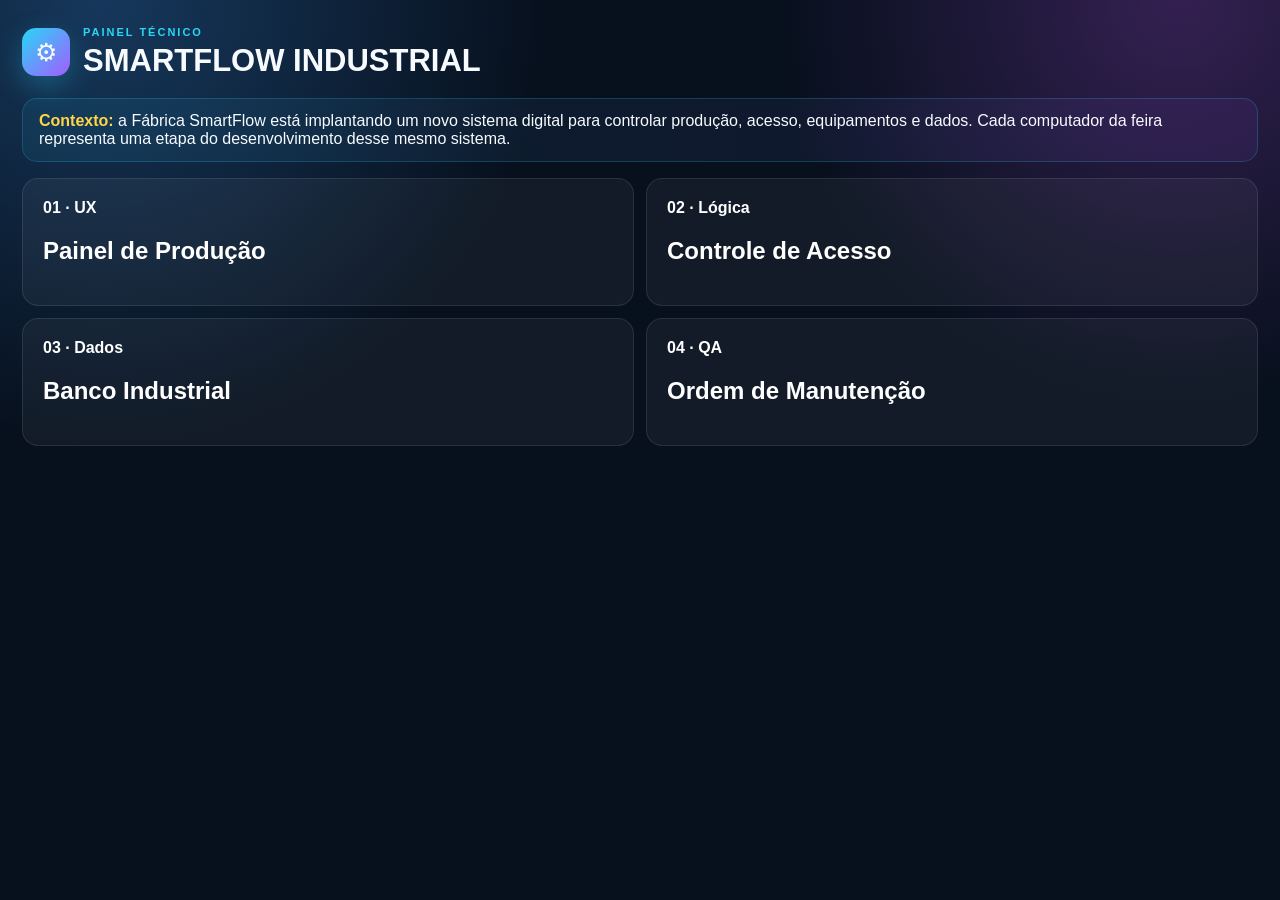
<file: templates/index.html>
<!doctype html><html lang="pt-br"><head><meta charset="utf-8"><meta name="viewport" content="width=device-width,initial-scale=1"><link rel="stylesheet" href="/static/style.css"><title>SmartFlow</title></head><body><main class="page"><div class="wrap"><div class="hero"><div class="brand"><div class="logo">⚙</div><div><span class="kicker">PAINEL TÉCNICO</span><h1>SMARTFLOW INDUSTRIAL</h1></div></div></div><div class="missionbox"><b>Contexto:</b> a Fábrica SmartFlow está implantando um novo sistema digital para controlar produção, acesso, equipamentos e dados. Cada computador da feira representa uma etapa do desenvolvimento desse mesmo sistema.</div><div class="admin"><a href="/ux"><b>01 · UX</b><h2>Painel de Produção</h2></a><a href="/logica"><b>02 · Lógica</b><h2>Controle de Acesso</h2></a><a href="/dados"><b>03 · Dados</b><h2>Banco Industrial</h2></a><a href="/testes"><b>04 · QA</b><h2>Ordem de Manutenção</h2></a></div></div></main></body></html>
</file>
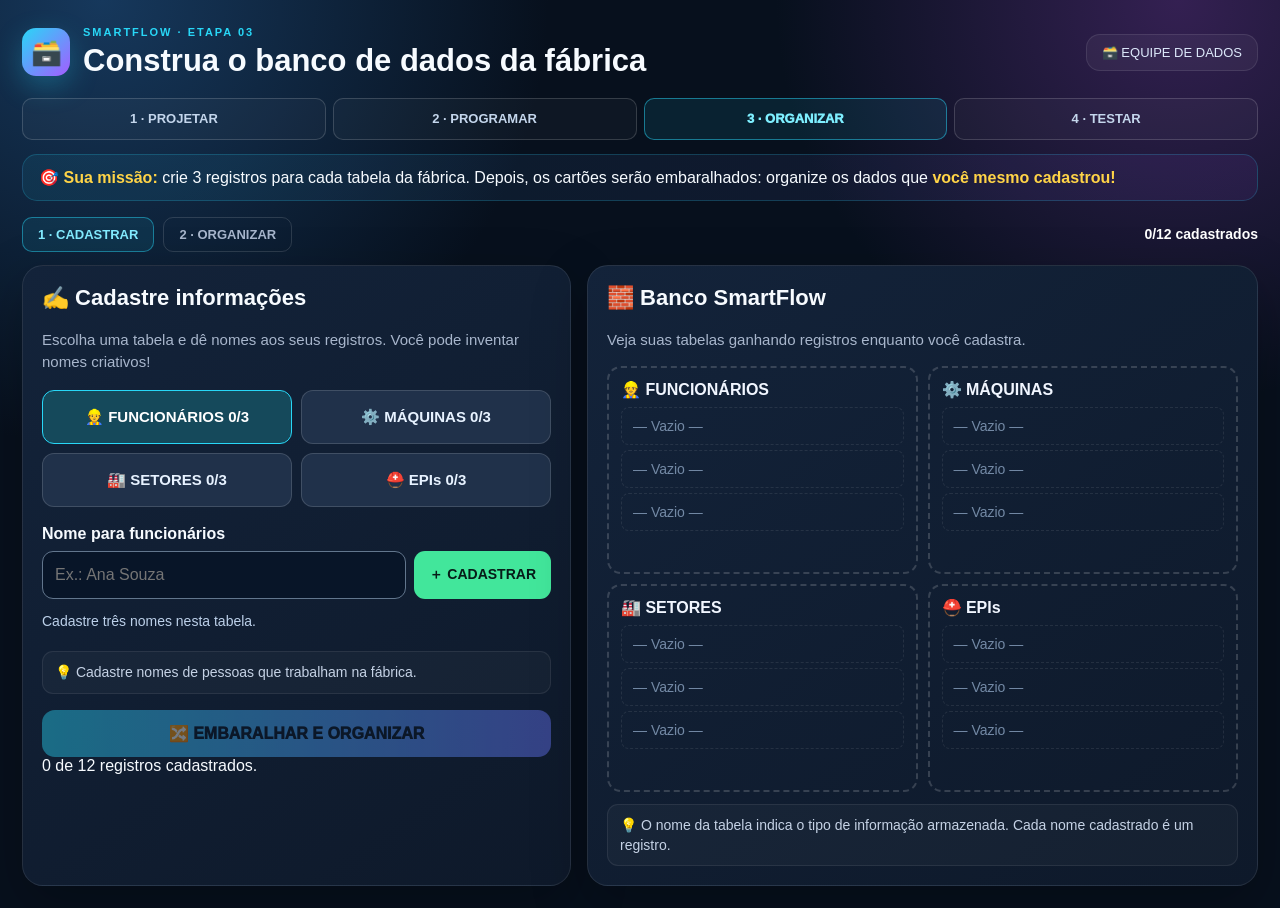
<file: templates/dados.html>
<!doctype html>
<html lang="pt-br">

<head>
    <meta charset="utf-8">
    <meta name="viewport" content="width=device-width,initial-scale=1">
    <link rel="stylesheet" href="/static/style.css">
    <title>SmartFlow · Banco de Dados</title>
</head>

<body>
    <main class="page">
        <div class="wrap">
            <div class="hero">
                <div class="brand">
                    <div class="logo">🗃️</div>
                    <div><span class="kicker">SMARTFLOW · ETAPA 03</span>
                        <h1>Construa o banco de dados da fábrica</h1>
                    </div>
                </div>
                <div class="factory-context">🗃️ EQUIPE DE DADOS</div>
            </div>
            <nav class="storybar" aria-label="Navegar entre as estações"><a href="/ux" class="story-step">1 · PROJETAR</a><a href="/logica" class="story-step">2 · PROGRAMAR</a><a href="/dados" class="story-step current" aria-current="page">3 · ORGANIZAR</a><a href="/testes" class="story-step">4 · TESTAR</a></nav>
            <div class="missionbox">🎯 <b>Sua missão:</b> crie 3 registros para cada tabela da fábrica. Depois, os cartões serão embaralhados: organize os dados que <b>você mesmo cadastrou!</b></div>
            <div class="data3-progress" aria-label="Etapas da missão"><span id="stepOne" class="on">1 · CADASTRAR</span><span id="stepTwo">2 · ORGANIZAR</span><strong id="counter">0/12 registros</strong></div>
            <div class="data3-layout">
                <section class="panel" id="leftPanel">
                    <h2 id="leftTitle">✍️ Cadastre informações</h2>
                    <p class="muted" id="leftDescription">Escolha uma tabela e dê nomes aos seus registros. Você pode inventar nomes criativos!</p>
                    <div id="registerStage">
                        <div class="data3-tabs" id="tabs"></div><label class="data3-label" for="recordName" id="fieldLabel">Nome da informação</label>
                        <div class="data3-entry"><input id="recordName" type="text" maxlength="42" autocomplete="off" placeholder="Ex.: Robô Gigante 3000"><button type="button" id="addRecord" class="data3-button">＋ CADASTRAR</button></div>
                        <p class="data3-note" id="inputMessage" role="status">Cadastre três nomes nesta tabela.</p>
                        <div class="tipbox" id="registerHint">💡 Uma tabela agrupa dados do mesmo tipo. Pense no que essa informação representa na fábrica.</div><button type="button" id="startSorting" class="bigbtn" disabled>🔀 EMBARALHAR E ORGANIZAR</button></div>
                    <div id="sortStage" hidden>
                        <div class="cards data3-cards" id="cards"></div>
                        <div class="tipbox" id="sortHint">💡 Primeiro toque em um cartão neutro; depois toque na tabela correta. O sistema verifica onde você o cadastrou originalmente.</div><button type="button" id="validateData" class="bigbtn">⚡ VALIDAR BANCO</button><button type="button"
                            id="backToRegister" class="clear data3-secondary">↩ VOLTAR AO CADASTRO</button></div>
                    <div class="status" id="out" role="status" aria-live="polite">0 de 12 registros cadastrados.</div>
                </section>
                <section class="panel">
                    <h2>🧱 Banco SmartFlow</h2>
                    <p class="muted" id="rightDescription">Veja suas tabelas ganhando registros enquanto você cadastra.</p>
                    <div class="tables data3-tables" id="tables"></div>
                    <div class="tipbox" id="tableHint">💡 O nome da tabela indica o tipo de informação armazenada. Cada nome cadastrado é um registro.</div>
                </section>
            </div>
        </div>
    </main>
    <div class="finish-overlay" id="finishData">
        <div class="finish-card">
            <div class="finish-icon">🏆</div><span class="kicker">MISSÃO CONCLUÍDA</span>
            <h2>Excelente trabalho!</h2>
            <div class="finish-role">VOCÊ FOI MODELADOR DE DADOS</div>
            <p>Você cadastrou 12 informações e organizou tudo nas tabelas do banco da fábrica.</p>
            <div class="finish-concept">Você trabalhou com BANCO DE DADOS.</div><button class="finish-close" id="reviewMission">REVER MINHA MISSÃO</button></div>
    </div>
    <script>
        (() => {
            const definitions = [{
                id: 'funcionarios',
                label: 'FUNCIONÁRIOS',
                icon: '👷',
                example: 'Ex.: Ana Souza',
                hint: 'Cadastre nomes de pessoas que trabalham na fábrica.'
            }, {
                id: 'maquinas',
                label: 'MÁQUINAS',
                icon: '⚙️',
                example: 'Ex.: Robô Gigante 3000',
                hint: 'Cadastre nomes de máquinas que a fábrica utiliza.'
            }, {
                id: 'setores',
                label: 'SETORES',
                icon: '🏭',
                example: 'Ex.: Produção',
                hint: 'Cadastre nomes de espaços ou áreas de trabalho.'
            }, {
                id: 'epis',
                label: 'EPIs',
                icon: '⛑️',
                example: 'Ex.: Capacete',
                hint: 'Cadastre equipamentos de proteção individual.'
            }];
            const byId = id => document.getElementById(id);
            const records = [];
            const answers = new Map();
            let current = 'funcionarios';
            let selected = null;
            let sorting = false;
            let nextId = 0;
            const count = (id) => records.filter(r => r.table === id).length;
            const total = () => records.length;

            function node(tag, cls, value) {
                const el = document.createElement(tag);
                if (cls) el.className = cls;
                if (value !== undefined) el.textContent = value;
                return el;
            }

            function renderTabs() {
                const holder = byId('tabs');
                holder.replaceChildren();
                for (const d of definitions) {
                    const btn = node('button', 'data3-tab' + (current === d.id ? ' active' : ''), `${d.icon} ${d.label}  ${count(d.id)}/3`);
                    btn.type = 'button';
                    btn.setAttribute('aria-pressed', String(current === d.id));
                    btn.addEventListener('click', () => {
                        current = d.id;
                        byId('inputMessage').textContent = d.hint;
                        update();
                        byId('recordName').focus();
                    });
                    holder.append(btn);
                }
            }

            function renderTables() {
                const holder = byId('tables');
                holder.replaceChildren();
                for (const d of definitions) {
                    const box = node('div', 'tablebox data3-table');
                    box.dataset.table = d.id;
                    const title = node('h3', '', `${d.icon} ${d.label}`);
                    const rows = node('div', 'rows');
                    const own = sorting ? records.filter(r => answers.get(r.id) === d.id) : records.filter(r => r.table === d.id);
                    for (const r of own) {
                        rows.append(node('div', 'row', r.name));
                    }
                    for (let x = own.length; x < 3; x++) {
                        rows.append(node('div', 'data3-placeholder', '— Vazio —'));
                    }
                    box.append(title, rows);
                    if (sorting) {
                        box.setAttribute('role', 'button');
                        box.tabIndex = 0;
                        box.setAttribute('aria-label', `Colocar cartão selecionado na tabela ${d.label}`);
                        box.onclick = () => place(d.id);
                        box.onkeydown = e => {
                            if (e.key === 'Enter' || e.key === ' ') {
                                e.preventDefault();
                                place(d.id);
                            }
                        };
                    }
                    holder.append(box);
                }
            }

            function shuffle(items) {
                const a = items.slice();
                for (let i = a.length - 1; i > 0; i--) {
                    const j = Math.floor(Math.random() * (i + 1));
                    [a[i], a[j]] = [a[j], a[i]];
                }
                return a;
            }
            let randomOrder = [];

            function renderCards() {
                const holder = byId('cards');
                holder.replaceChildren();
                for (const r of randomOrder) {
                    const card = node('button', 'data-card data3-neutral' + (selected === r.id ? ' selected' : '') + (answers.has(r.id) ? ' assigned' : ''), r.name);
                    card.type = 'button';
                    card.setAttribute('aria-pressed', String(selected === r.id));
                    card.title = answers.has(r.id) ? 'Toque para mover este cartão' : 'Toque para selecionar';
                    card.onclick = () => {
                        selected = r.id;
                        renderCards();
                        byId('out').textContent = `${r.name} selecionado. Agora toque na tabela de destino.`;
                    };
                    holder.append(card);
                }
            }

            function place(table) {
                if (!sorting || selected === null) return;
                const existing = [...answers.values()].filter(v => v === table).length;
                if (existing >= 3 && answers.get(selected) !== table) {
                    byId('out').textContent = 'Essa tabela já tem 3 registros. Escolha outra ou mova um cartão.';
                    return;
                }
                answers.set(selected, table);
                selected = null;
                renderCards();
                renderTables();
                byId('counter').textContent = `${answers.size}/12 organizados`;
                byId('out').textContent = `${answers.size} de 12 registros organizados. Você pode selecionar um cartão para movê-lo.`;
            }

            function update() {
                const d = definitions.find(d => d.id === current);
                renderTabs();
                byId('fieldLabel').textContent = `Nome para ${d.label.toLowerCase()}`;
                byId('recordName').placeholder = d.example;
                byId('recordName').disabled = count(current) >= 3;
                byId('addRecord').disabled = count(current) >= 3;
                byId('registerHint').textContent = '💡 ' + d.hint;
                byId('startSorting').disabled = total() !== 12;
                byId('counter').textContent = `${total()}/12 cadastrados`;
                renderTables();
            }

            function add() {
                const value = byId('recordName').value.trim().replace(/\s+/g, ' ');
                if (!value) {
                    byId('inputMessage').textContent = 'Digite um nome para cadastrar.';
                    return;
                }
                if (count(current) >= 3) {
                    byId('inputMessage').textContent = 'Esta tabela já tem 3 registros. Escolha outra.';
                    return;
                }
                records.push({
                    id: 'r' + (++nextId),
                    name: value,
                    table: current
                });
                byId('recordName').value = '';
                byId('inputMessage').textContent = `✅ “${value}” cadastrado! ${count(current)}/3 nesta tabela.`;
                if (total() === 12) byId('out').textContent = '🎉 Cadastro completo! Toque em EMBARALHAR E ORGANIZAR.';
                else byId('out').textContent = `${total()} de 12 registros cadastrados.`;
                update();
            }
            byId('addRecord').onclick = add;
            byId('recordName').addEventListener('keydown', e => {
                if (e.key === 'Enter') {
                    e.preventDefault();
                    add();
                }
            });
            byId('startSorting').onclick = () => {
                if (total() !== 12) return;
                sorting = true;
                answers.clear();
                selected = null;
                randomOrder = shuffle(records);
                byId('registerStage').hidden = true;
                byId('sortStage').hidden = false;
                byId('leftTitle').textContent = '🔀 Organize seus registros';
                byId('leftDescription').textContent = 'Todos os cartões estão neutros: descubra a tabela usando o que você mesmo cadastrou.';
                byId('rightDescription').textContent = 'Toque em um cartão e depois na tabela em que ele deve ficar.';
                byId('stepOne').classList.remove('on');
                byId('stepTwo').classList.add('on');
                byId('counter').textContent = '0/12 organizados';
                byId('out').textContent = 'Selecione um dos cartões e depois toque na tabela correta.';
                renderCards();
                renderTables();
            };
            byId('backToRegister').onclick = () => {
                sorting = false;
                answers.clear();
                selected = null;
                byId('registerStage').hidden = false;
                byId('sortStage').hidden = true;
                byId('leftTitle').textContent = '✍️ Cadastre informações';
                byId('leftDescription').textContent = 'Escolha uma tabela e dê nomes aos seus registros. Você pode inventar nomes criativos!';
                byId('rightDescription').textContent = 'Veja suas tabelas ganhando registros enquanto você cadastra.';
                byId('stepOne').classList.add('on');
                byId('stepTwo').classList.remove('on');
                byId('out').textContent = `${total()} de 12 registros cadastrados.`;
                update();
            };
            byId('validateData').onclick = () => {
                if (answers.size < 12) {
                    byId('out').textContent = `Você organizou ${answers.size}/12 cartões. Preencha as posições vazias antes de validar.`;
                    return;
                }
                const errors = records.filter(r => answers.get(r.id) !== r.table);
                if (errors.length) {
                    byId('out').textContent = `🧩 ${12-errors.length}/12 corretos. Revise onde colocou os cartões; nenhuma cor revela a resposta.`;
                    return;
                }
                byId('out').textContent = '🎉 BANCO ORGANIZADO — 12/12 corretos!';
                byId('finishData').classList.add('show');
            };
            byId('reviewMission').onclick = () => byId('finishData').classList.remove('show');
            update();
        })();
    </script>
</body>

</html>
</file>
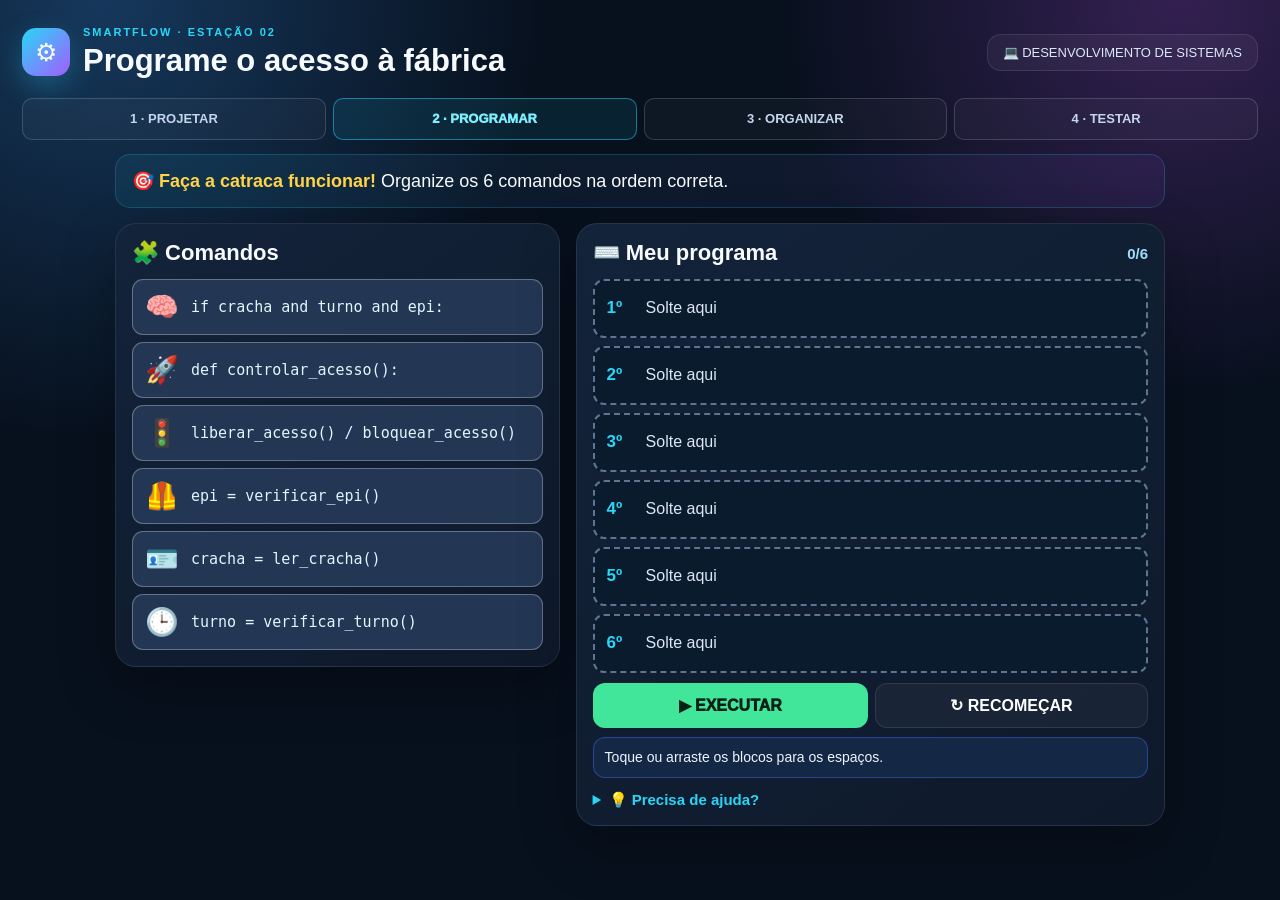
<file: templates/logica.html>
<!doctype html>
<html lang="pt-br"><head><meta charset="utf-8"><meta name="viewport" content="width=device-width, initial-scale=1"><link rel="stylesheet" href="/static/style.css"><title>SmartFlow · Estação 2 — Programação</title>
<style>
.logic-layout{display:grid;grid-template-columns:minmax(290px,.94fr) minmax(300px,1.04fr) minmax(285px,.85fr);gap:13px;align-items:start}
.logic-panel{padding:16px;min-width:0}.logic-panel h2{font-size:19px;margin:0 0 8px}.logic-small{font-size:12px;color:var(--muted);line-height:1.4}.logic-label{font-size:11px;font-weight:900;color:#c8e5fa;letter-spacing:.5px;margin:12px 0 7px}.logic-pool{display:flex;flex-direction:column;gap:7px}.logic-piece{display:flex;gap:9px;align-items:center;border:1px solid #ffffff4b;background:#233654;border-radius:11px;padding:9px;color:white;text-align:left;cursor:grab;min-height:58px;width:100%;touch-action:manipulation}.logic-piece:focus-visible,.logic-slot:focus-visible{outline:3px solid var(--cyan);outline-offset:2px}.logic-piece.selected{border-color:var(--yellow);background:#514625}.logic-piece.in-use{opacity:.45}.logic-piece .em{font-size:24px;flex:none}.logic-piece code{display:block;font-size:11px;color:#bfeeff;white-space:normal;overflow-wrap:anywhere;margin-top:4px}.logic-piece strong{font-size:12px}.logic-piece .mini{font-size:10px;color:#becde3}.logic-slot{display:flex;gap:8px;align-items:center;text-align:left;width:100%;min-height:63px;margin:0 0 7px;padding:8px 10px;border:2px dashed #60748f;border-radius:11px;background:#0b1b2e;color:#dbe6f6;cursor:pointer}.logic-slot.filled{border-style:solid;border-color:#3e9cb7;background:#132c3c}.logic-slot.dragover{background:#244463;border-color:var(--yellow)}.logic-slot .number{font-size:12px;font-weight:900;color:var(--cyan);flex:none;width:23px}.logic-slot .slot-body{flex:1;min-width:0}.logic-slot strong{font-size:12px}.logic-slot code{display:block;font-size:11px;white-space:pre-wrap;color:#bfeeff;overflow-wrap:anywhere}.logic-slot .remove{font-size:19px;flex:none;color:#ffbdbd}.logic-actions{display:flex;flex-wrap:wrap;gap:7px;margin-top:10px}.logic-actions button{margin:0;flex:1;font-size:12px}.logic-info{border:1px solid #4d72ff66;background:#142846;border-radius:12px;padding:11px;font-size:12px;line-height:1.45;color:#edf5ff;margin-top:10px}.logic-info.warn{border-color:#ffb04c;background:#40301b}.logic-info.good{border-color:#42e69b;background:#123e34}.logic-code{background:#071323;border:1px solid #3c5678;border-radius:12px;padding:10px;overflow:auto;max-height:340px}.logic-line{padding:5px 5px;border-radius:6px;font-family:Consolas,monospace;font-size:11px;white-space:pre;line-height:1.4;color:#d4e5fd}.logic-line.active{background:#245a46;color:#fff;box-shadow:inset 3px 0 var(--green)}.logic-line .ln{color:#7895b9;display:inline-block;width:21px;user-select:none}.logic-tip{background:#22324b;border-left:3px solid var(--cyan);padding:10px;border-radius:8px;margin-top:10px;font-size:12px;line-height:1.45}.logic-visual{display:flex;justify-content:center;align-items:center;gap:10px;margin:15px 0;font-size:34px}.logic-visual .arrow{color:#96a9c8;font-size:18px}.logic-scenario{padding:12px;background:#21324b;border-radius:12px;margin:10px 0;font-size:12px}.logic-scenario b{color:#f9fbff}.logic-checks{display:flex;flex-wrap:wrap;gap:6px}.logic-checks .check{font-size:11px}.logic-checks .check.pending{color:#b7c6da;background:#ffffff12}.logic-progress{font-size:12px;color:#9fdcf7;margin:9px 0}.logic-next{width:100%}.logic-hint{margin-top:13px}.logic-hint summary{cursor:pointer;color:var(--cyan);font-weight:800;font-size:12px}.logic-hint p{font-size:12px;line-height:1.4}.logic-minihead{font-size:12px;color:#a5d9f2}
@media(max-width:1100px){.logic-layout{grid-template-columns:1fr 1fr}.logic-layout>.logic-panel:last-child{grid-column:1/-1}}@media(max-width:700px){.logic-layout{grid-template-columns:1fr}.logic-layout>.logic-panel:last-child{grid-column:auto}.logic-piece{min-height:50px}}@media (prefers-reduced-motion:reduce){*{scroll-behavior:auto!important}}

/* Estação 2 — leitura facilitada e espaços proporcionais */
@media (min-width:1101px){.logic-layout{grid-template-columns:minmax(255px,.79fr) minmax(345px,1.1fr) minmax(345px,1.11fr);gap:12px}}
.logic-panel{padding:15px}.logic-panel h2{font-size:22px}.logic-small,.logic-tip,.logic-info,.logic-scenario,.logic-hint p{font-size:14px;line-height:1.5}
.logic-label{font-size:12px}.logic-piece{min-height:60px;padding:10px;gap:9px}.logic-piece strong,.logic-slot strong{font-size:15px;line-height:1.3}.logic-piece code,.logic-slot code{font-size:13px;line-height:1.45}.logic-piece .em{font-size:25px}.logic-slot{min-height:65px;padding:10px}.logic-slot .number{font-size:15px;width:27px}.logic-actions button{font-size:14px}.logic-line{font-size:13px;line-height:1.5}.logic-line .ln{width:25px}.logic-checks .check,.logic-progress,.logic-hint summary{font-size:13px}.logic-visual{font-size:39px}.logic-visual .arrow{font-size:20px}.logic-next{font-size:14px}
@media(max-width:1100px){.logic-layout{grid-template-columns:minmax(270px,.84fr) minmax(350px,1.16fr)}.logic-layout>.logic-panel:last-child{grid-column:1/-1}}
@media(max-width:700px){.logic-layout{grid-template-columns:1fr}.logic-layout>.logic-panel:last-child{grid-column:auto}}

/* Estação 2: primeiro montar, depois simular; leitura rápida para 9º ano */
.logic-layout{display:grid;grid-template-columns:minmax(275px,.86fr) minmax(360px,1.14fr);gap:16px;align-items:start;max-width:1050px;margin:auto}
.logic-layout:has(#simulationPanel:not([hidden])){grid-template-columns:minmax(260px,.8fr) minmax(320px,1fr) minmax(320px,1.1fr);max-width:none}
#simulationPanel[hidden]{display:none!important}
.logic-mission{max-width:1050px;margin:0 auto 15px;font-size:18px;line-height:1.45}
.logic-panel{padding:16px}.logic-panel h2{font-size:22px;margin:0 0 13px}
.logic-piece{min-height:56px;padding:10px 12px;gap:12px}.logic-piece .em{font-size:27px}.logic-piece code{font-size:15px;line-height:1.35;margin:0;color:#e1f6ff}
.logic-piece strong,.logic-piece .mini{display:none}
.logic-slot{min-height:59px;margin-bottom:8px;padding:9px 12px}.logic-slot code{font-size:15px;line-height:1.35}.logic-slot .number{font-size:17px;width:31px}
.logic-actions button{font-size:16px;min-height:43px}.logic-info{font-size:14px;padding:9px 11px;margin-top:9px}.logic-hint summary{font-size:15px}.logic-hint p{font-size:14px}.logic-count{float:right;font-size:15px;color:#9fdcf7;margin-top:5px}
@media(max-width:1150px){.logic-layout:has(#simulationPanel:not([hidden])){grid-template-columns:1fr 1fr}.logic-layout:has(#simulationPanel:not([hidden])) #simulationPanel{grid-column:1/-1}}
@media(max-width:740px){.logic-layout,.logic-layout:has(#simulationPanel:not([hidden])){grid-template-columns:1fr}.logic-layout:has(#simulationPanel:not([hidden])) #simulationPanel{grid-column:auto}}
</style></head><body><main class="page"><div class="wrap"><div class="hero"><div class="brand"><div class="logo">⚙</div><div><span class="kicker">SMARTFLOW · ESTAÇÃO 02</span><h1>Programe o acesso à fábrica</h1></div></div><div class="factory-context">💻 DESENVOLVIMENTO DE SISTEMAS</div></div>
<nav class="storybar" aria-label="Navegar entre as estações"><a href="/ux" class="story-step">1 · PROJETAR</a><a href="/logica" class="story-step current" aria-current="page">2 · PROGRAMAR</a><a href="/dados" class="story-step">3 · ORGANIZAR</a><a href="/testes" class="story-step">4 · TESTAR</a></nav>
<div class="missionbox logic-mission">🎯 <b>Faça a catraca funcionar!</b> Organize os 6 comandos na ordem correta.</div>
<div class="logic-layout" id="logicWorkspace">
<section class="panel logic-panel" aria-labelledby="available"><h2 id="available">🧩 Comandos</h2><div id="pool" class="logic-pool"></div></section>
<section class="panel logic-panel" aria-labelledby="editor"><h2 id="editor">⌨️ Meu programa <span class="logic-count" id="counter">0/6</span></h2><div id="slots"></div><div class="logic-actions"><button class="run" id="runBtn" type="button">▶ EXECUTAR</button><button class="clear" id="resetBtn" type="button">↻ RECOMEÇAR</button></div><div id="feedback" class="logic-info" role="status" aria-live="polite">Toque ou arraste os blocos para os espaços.</div><details class="logic-hint"><summary>💡 Precisa de ajuda?</summary><p>Comece com 🚀, confira as informações e depois decida se a catraca abre.</p></details></section>
<section class="panel logic-panel" id="simulationPanel" aria-labelledby="factory" hidden><h2 id="factory">🏭 Seu código funcionando</h2><div class="logic-label">CÓDIGO PYTHON</div><div id="codePreview" class="logic-code" aria-label="Código Python"></div><div class="logic-scenario" id="person">👷 Funcionário aguardando programação</div><div class="logic-visual" aria-hidden="true"><span>👷</span><span class="arrow">→</span><span id="gate">🚧</span><span class="arrow">→</span><span>🏭</span></div><div class="logic-checks"><span class="check pending" id="checkCracha">🪪 Crachá · ?</span><span class="check pending" id="checkTurno">🕒 Turno · ?</span><span class="check pending" id="checkEpi">🦺 EPI · ?</span></div><div id="stepInfo" class="logic-info">A simulação começa após executar.</div><div id="progress" class="logic-progress">Aguardando código.</div><button type="button" id="nextBtn" class="run logic-next" disabled>PRÓXIMO PASSO →</button></section>
</div></div></main>
<div class="finish-overlay" id="finishLogic"><div class="finish-card"><div class="finish-icon">🏆</div><span class="kicker">MISSÃO CONCLUÍDA</span><h2>Você programou uma catraca!</h2><div class="finish-role">VOCÊ FOI DESENVOLVEDOR</div><p>Você montou uma lógica em Python, verificou condições e testou o comportamento da catraca em três situações diferentes.</p><div class="finish-concept">O código controla decisões reais de um sistema.</div><button class="finish-close" type="button" id="finishClose">REVER MINHA MISSÃO</button></div></div>
<script>
'use strict';
const commands = [
 {id:'inicio',icon:'🚀',title:'Iniciar o programa',code:'def controlar_acesso():',lines:['def controlar_acesso():']},
 {id:'cracha',icon:'🪪',title:'Ler o crachá',code:'cracha = ler_cracha()',lines:['    cracha = ler_cracha()']},
 {id:'turno',icon:'🕒',title:'Verificar o turno',code:'turno = verificar_turno()',lines:['    turno = verificar_turno()']},
 {id:'epi',icon:'🦺',title:'Verificar o EPI',code:'epi = verificar_epi()',lines:['    epi = verificar_epi()']},
 {id:'decisao',icon:'🧠',title:'Tomar uma decisão',code:'if cracha and turno and epi:',lines:['    if cracha and turno and epi:']},
 {id:'resultado',icon:'🚦',title:'Liberar ou bloquear',code:'liberar_acesso()  /  bloquear_acesso()',lines:['        liberar_acesso()','    else:','        bloquear_acesso()']}
];
const byId = Object.fromEntries(commands.map(c=>[c.id,c]));
const correct = commands.map(c=>c.id);
const shuffled = ['decisao','inicio','resultado','epi','cracha','turno'];
const slots = Array(6).fill(null);
let selected=null, dragId=null, playing=false, scenario=0, step=0, completion=false;
const people=[
 {name:'Ana',turno:'A',values:[true,true,true],result:'LIBERADO'},
 {name:'Carlos',turno:'B',values:[true,false,true],result:'BLOQUEADO'},
 {name:'João',turno:'A',values:[true,true,false],result:'BLOQUEADO'}
];
const $=id=>document.getElementById(id);
function el(tag,cls,text){const e=document.createElement(tag);if(cls)e.className=cls;if(text!==undefined)e.textContent=text;return e}
function block(id){const c=byId[id], b=el('button','logic-piece'+(selected===id?' selected':'')+(slots.includes(id)?' in-use':''));b.type='button';b.draggable=true;b.dataset.id=id;b.setAttribute('aria-pressed',String(selected===id));b.append(el('span','em',c.icon));const content=el('span');content.append(el('code','',c.code));b.append(content);b.addEventListener('click',()=>{if(playing)return;selected=(selected===id?null:id);render()});b.addEventListener('dragstart',e=>{if(playing){e.preventDefault();return}dragId=id;e.dataTransfer.setData('text/plain',id);e.dataTransfer.effectAllowed='move'});b.addEventListener('dragend',()=>{dragId=null});return b}
function place(id,index){if(playing||!byId[id])return;const old=slots.indexOf(id);const displaced=slots[index];if(old>=0)slots[old]=displaced||null;slots[index]=id;selected=null;clearSimulation();setFeedback('Continue! Depois toque em Executar.','');render()}
function slotElement(index){const id=slots[index],b=el('button','logic-slot'+(id?' filled':''));b.type='button';b.dataset.index=index;b.append(el('span','number',`${index+1}º`));const body=el('span','slot-body');if(id){const c=byId[id];body.append(el('code','',c.icon+' '+c.code));b.append(body,el('span','remove','×'))}else{body.textContent='Solte aqui';b.append(body)}b.setAttribute('aria-label',`${index+1}ª posição: ${id?byId[id].title:'vazia'}`);b.addEventListener('click',()=>{if(playing)return;if(selected){place(selected,index)}else if(id){slots[index]=null;clearSimulation();setFeedback('Comando retirado. Escolha outro bloco para ocupar a posição.','');render()}});b.draggable=!!id;b.addEventListener('dragstart',e=>{if(playing||!id){e.preventDefault();return}dragId=id;e.dataTransfer.setData('text/plain',id);e.dataTransfer.effectAllowed='move'});b.addEventListener('dragover',e=>{if(playing)return;e.preventDefault();b.classList.add('dragover')});b.addEventListener('dragleave',()=>b.classList.remove('dragover'));b.addEventListener('drop',e=>{e.preventDefault();b.classList.remove('dragover');const id=e.dataTransfer.getData('text/plain')||dragId;place(id,index)});return b}
function linesForPreview(){if(playing||completion)return commands.flatMap(c=>c.lines);return slots.flatMap(id=>id?byId[id].lines:[])}
function renderCode(active=-1){const code=$('codePreview');code.replaceChildren();const lines=linesForPreview();if(!lines.length){code.append(el('div','logic-line','// Arraste blocos para formar seu código'));return}lines.forEach((line,i)=>{const row=el('div','logic-line'+(i===active?' active':''));row.append(el('span','ln',String(i+1).padStart(2,'0')+' '),document.createTextNode(line));code.append(row)})}
function render(){const pool=$('pool'),area=$('slots');pool.replaceChildren();area.replaceChildren();shuffled.forEach(id=>pool.append(block(id)));slots.forEach((_,i)=>area.append(slotElement(i)));$('counter').textContent=slots.filter(Boolean).length+'/6';$('runBtn').disabled=playing;renderCode()}
function setFeedback(message,kind){$('feedback').textContent=message;$('feedback').className='logic-info'+(kind?' '+kind:'')}
function clearSimulation(){$('simulationPanel').hidden=true;playing=false;completion=false;scenario=0;step=0;$('person').textContent='👷 Funcionário aguardando programação';$('gate').textContent='🚧';['checkCracha','checkTurno','checkEpi'].forEach(id=>{$(id).className='check pending';$(id).textContent=({checkCracha:'🪪 Crachá · ?',checkTurno:'🕒 Turno · ?',checkEpi:'🦺 EPI · ?'})[id]});$('stepInfo').textContent='A simulação começa após testar seu programa.';$('progress').textContent='Aguardando código.';$('nextBtn').disabled=true;$('nextBtn').textContent='PRÓXIMA INSTRUÇÃO →';$('finishLogic').classList.remove('show')}
async function run(){if(playing)return;if(slots.some(x=>!x)){setFeedback(`Faltam ${slots.filter(x=>!x).length} posição(ões). Preencha os seis espaços antes de executar.`,'warn');return}const btn=$('runBtn');btn.disabled=true;try{const r=await fetch('/api/logica/check',{method:'POST',headers:{'Content-Type':'application/json'},body:JSON.stringify({sequence:slots})});if(!r.ok)throw Error('Erro HTTP');const data=await r.json();if(!data.correct){const first=slots.findIndex((id,i)=>id!==correct[i]);setFeedback(`Há uma instrução fora de ordem. Revise a posição ${first+1}º: qual informação o computador precisa ter nesse momento?`,'warn');return}playing=true;completion=true;scenario=0;step=0;$('simulationPanel').hidden=false;setFeedback('✅ Correto! Veja a catraca funcionar.','good');showStep();render()}catch(e){setFeedback('Não foi possível verificar a sequência. Confira se a aplicação Flask está em execução.','warn')}finally{btn.disabled=playing}}
const steps=[
 {line:0,info:'🚀 O programa de controle de acesso começa.'},
 {line:1,info:'🪪 O sistema lê o crachá do funcionário.',field:0},
 {line:2,info:'🕒 O sistema confere se o turno está autorizado.',field:1},
 {line:3,info:'🦺 O sistema confere o EPI obrigatório.',field:2},
 {line:4,info:'🧠 if verifica se as três condições são verdadeiras.'},
 {line:null,info:'🚦 A catraca libera ou bloqueia conforme a decisão.'}
];
function showStep(){const person=people[scenario],st=steps[step];$('person').textContent=`👷 ${person.name} · Turno ${person.turno} · Cenário ${scenario+1}/3`;$('progress').textContent=`Cenário ${scenario+1}/3 · Instrução ${step+1}/6`;$('stepInfo').textContent=st.info;const ids=['checkCracha','checkTurno','checkEpi'],names=['🪪 Crachá','🕒 Turno','🦺 EPI'];ids.forEach((id,j)=>{const known=step>=j+1;$(id).className='check '+(known?(person.values[j]?'pass':'fail'):'pending');$(id).textContent=names[j]+' · '+(known?(person.values[j]?'OK':'NÃO'):'?')});$('gate').textContent=step<5?'🚧':person.values.every(Boolean)?'🟢':'🔒';renderCode(step===5?(person.values.every(Boolean)?5:7):st.line);$('nextBtn').disabled=false;$('nextBtn').textContent=step===5?(scenario===2?'CONCLUIR MISSÃO ✓':'PRÓXIMO FUNCIONÁRIO →'):'PRÓXIMA INSTRUÇÃO →'}
function advance(){if(!playing)return;if(step<5){step++;showStep();return}if(scenario<2){scenario++;step=0;showStep();return}playing=false;$('nextBtn').disabled=true;$('progress').textContent='✅ 3 cenários testados!';setFeedback('🎉 Programa aprovado em três testes: um acesso liberado e dois bloqueados.','good');$('finishLogic').classList.add('show')}
function reset(){slots.fill(null);selected=null;clearSimulation();setFeedback('Monte os seis blocos e execute.','');render()}
$('runBtn').addEventListener('click',run);$('resetBtn').addEventListener('click',reset);$('nextBtn').addEventListener('click',advance);$('finishClose').addEventListener('click',()=>$('finishLogic').classList.remove('show'));render();
</script></body></html>
</file>
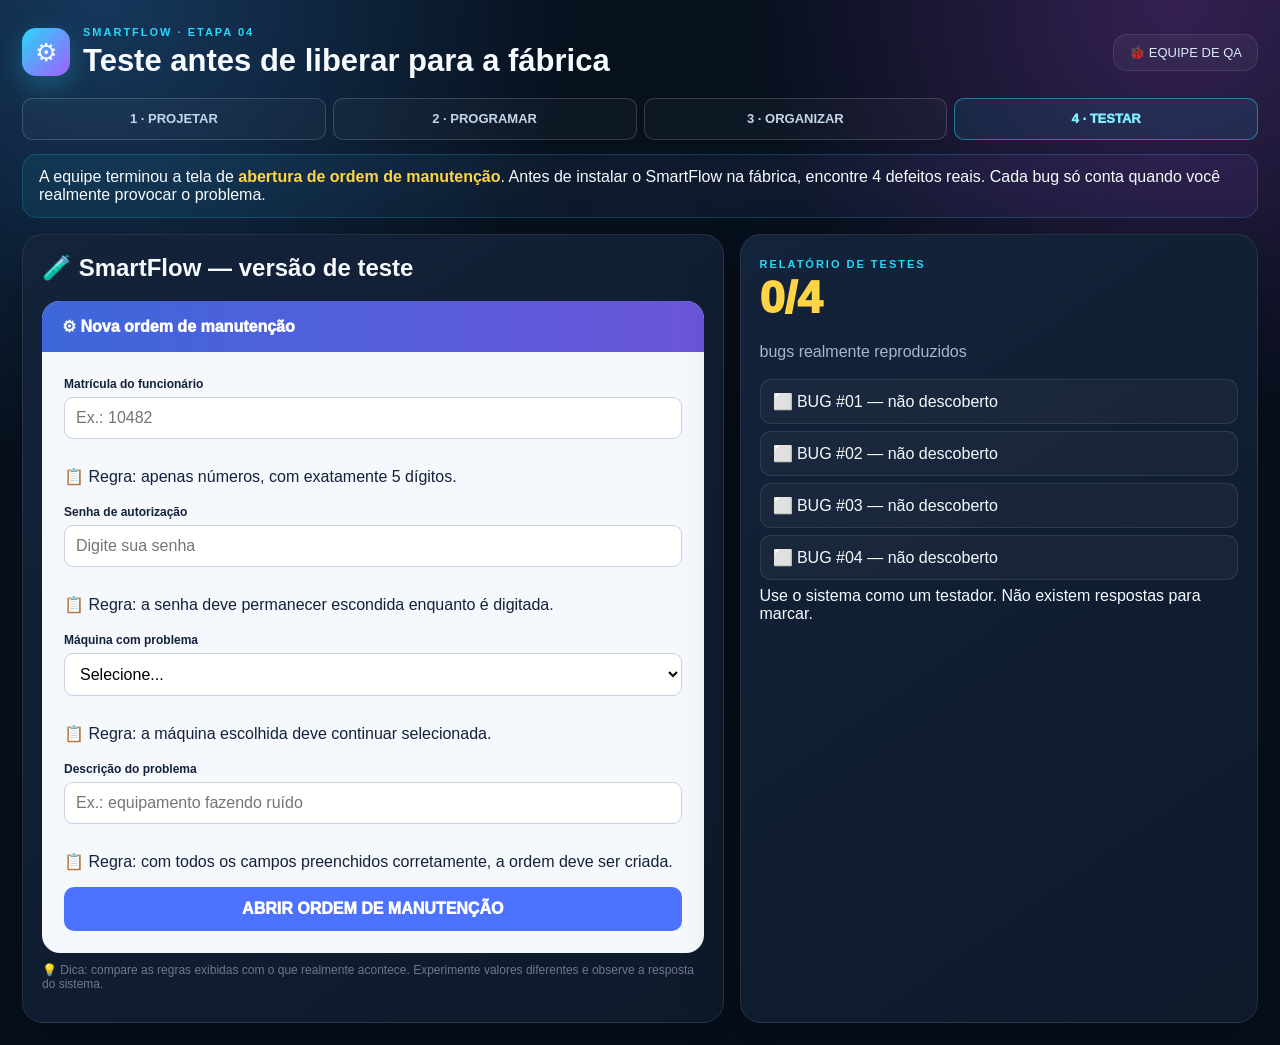
<file: templates/testes.html>
<!doctype html><html lang="pt-br"><head><meta charset="utf-8"><meta name="viewport" content="width=device-width,initial-scale=1"><link rel="stylesheet" href="/static/style.css"><title>SmartFlow QA</title></head><body><main class="page"><div class="wrap"><div class="hero"><div class="brand"><div class="logo">⚙</div><div><span class="kicker">SMARTFLOW · ETAPA 04</span><h1>Teste antes de liberar para a fábrica</h1></div></div><div class="factory-context">🐞 EQUIPE DE QA</div></div><nav class="storybar" aria-label="Navegar entre as estações"><a href="/ux" class="story-step">1 · PROJETAR</a><a href="/logica" class="story-step">2 · PROGRAMAR</a><a href="/dados" class="story-step">3 · ORGANIZAR</a><a href="/testes" class="story-step current" aria-current="page">4 · TESTAR</a></nav><div class="missionbox">A equipe terminou a tela de <b>abertura de ordem de manutenção</b>. Antes de instalar o SmartFlow na fábrica, encontre 4 defeitos reais. Cada bug só conta quando você realmente provocar o problema.</div><div class="qa-grid"><section class="panel"><h2>🧪 SmartFlow — versão de teste</h2><div class="fake"><div class="fakebar">⚙ Nova ordem de manutenção</div><div class="fakebody"><label for="matricula">Matrícula do funcionário</label><input id="matricula" inputmode="text" autocomplete="off" placeholder="Ex.: 10482" aria-describedby="rule-matricula"><p class="qa-rule" id="rule-matricula">📋 Regra: apenas números, com exatamente 5 dígitos.</p><label for="password">Senha de autorização</label><input id="password" type="text" autocomplete="off" placeholder="Digite sua senha" aria-describedby="rule-password"><p class="qa-rule" id="rule-password">📋 Regra: a senha deve permanecer escondida enquanto é digitada.</p><label for="machine">Máquina com problema</label><select id="machine" aria-describedby="rule-machine"><option value="">Selecione...</option><option value="p01">Prensa P-01</option><option value="r07">Robô R-07</option><option value="e03">Esteira E-03</option></select><p class="qa-rule" id="rule-machine">📋 Regra: a máquina escolhida deve continuar selecionada.</p><label for="description">Descrição do problema</label><input id="description" placeholder="Ex.: equipamento fazendo ruído" aria-describedby="rule-submit"><p class="qa-rule" id="rule-submit">📋 Regra: com todos os campos preenchidos corretamente, a ordem deve ser criada.</p><button class="submit" id="submit">ABRIR ORDEM DE MANUTENÇÃO</button><div class="toast" id="toast"></div></div></div><p class="hintline">💡 Dica: compare as regras exibidas com o que realmente acontece. Experimente valores diferentes e observe a resposta do sistema.</p></section><aside class="panel"><span class="kicker">RELATÓRIO DE TESTES</span><div class="bugcount"><span id="count">0</span>/4</div><p class="muted">bugs realmente reproduzidos</p><div id="bugs"><div class="bugitem" id="bug-matricula">⬜ BUG #01 — não descoberto</div><div class="bugitem" id="bug-senha">⬜ BUG #02 — não descoberto</div><div class="bugitem" id="bug-maquina">⬜ BUG #03 — não descoberto</div><div class="bugitem" id="bug-botao">⬜ BUG #04 — não descoberto</div></div><div class="status" id="final">Use o sistema como um testador. Não existem respostas para marcar.</div></aside></div></div></main><script>
let found=new Set();
const matricula=document.getElementById("matricula"), password=document.getElementById("password"), machine=document.getElementById("machine"), description=document.getElementById("description"), toast=document.getElementById("toast"), count=document.getElementById("count"), finalPanel=document.getElementById("final"), submit=document.getElementById("submit");
let toastTimer;
function message(text){clearTimeout(toastTimer);toast.style.display="block";toast.textContent=text;toastTimer=setTimeout(()=>toast.style.display="none",2200)}
function discover(id,title){
  if(found.has(id)) return;

  found.add(id);

  let e=document.getElementById("bug-"+id);
  e.classList.add("found");
  e.innerHTML="✅ "+title;

  count.textContent=found.size;

  message("🐞 BUG REPRODUZIDO — "+found.size+"/4");

  // A missão só termina depois que os QUATRO bugs forem realmente reproduzidos.
  if(found.size===4){
    finalPanel.innerHTML="🏆 <b>TESTE CONCLUÍDO</b><br>4 bugs reproduzidos. A versão não deve ir para produção até ser corrigida.";
    document.getElementById("finishQA").classList.add("show");
  }
}
function testMatricula(){if(matricula.value && !/^\d{5}$/.test(matricula.value))discover("matricula","BUG #01 — Matrícula fora da regra é aceita")}
matricula.addEventListener("input",testMatricula);
matricula.addEventListener("blur",testMatricula);
password.addEventListener("input",()=>{if(password.value.length>=3)discover("senha","BUG #02 — Senha aparece em texto aberto")});
machine.addEventListener("change",()=>{if(machine.value==="r07"){setTimeout(()=>{if(machine.value==="r07"){machine.value="e03";discover("maquina","BUG #03 — Robô R-07 vira Esteira E-03")}},650)}});
submit.addEventListener("click",()=>{const complete=/^\d{5}$/.test(matricula.value) && password.value.trim() && machine.value && description.value.trim();if(!complete){message("Para testar o envio, preencha todos os campos com dados válidos.");return}message("Erro interno: ordem não foi criada.");discover("botao","BUG #04 — Formulário correto não cria a ordem")});
</script><div class="finish-overlay" id="finishQA"><div class="finish-card"><div class="finish-icon">🏆</div><span class="kicker">MISSÃO CONCLUÍDA</span><h2>Excelente trabalho!</h2><div class="finish-role">VOCÊ FOI TESTADOR DE SOFTWARE</div><p>Você investigou o SmartFlow e encontrou defeitos antes que o sistema fosse usado na fábrica.</p><div class="finish-concept">FUNCIONAR ≠ ESTAR CORRETO · Isso é TESTE DE SOFTWARE.</div><button class="finish-close" onclick="document.getElementById('finishQA').classList.remove('show')">REVER MINHA MISSÃO</button></div></div></body></html>
</file>
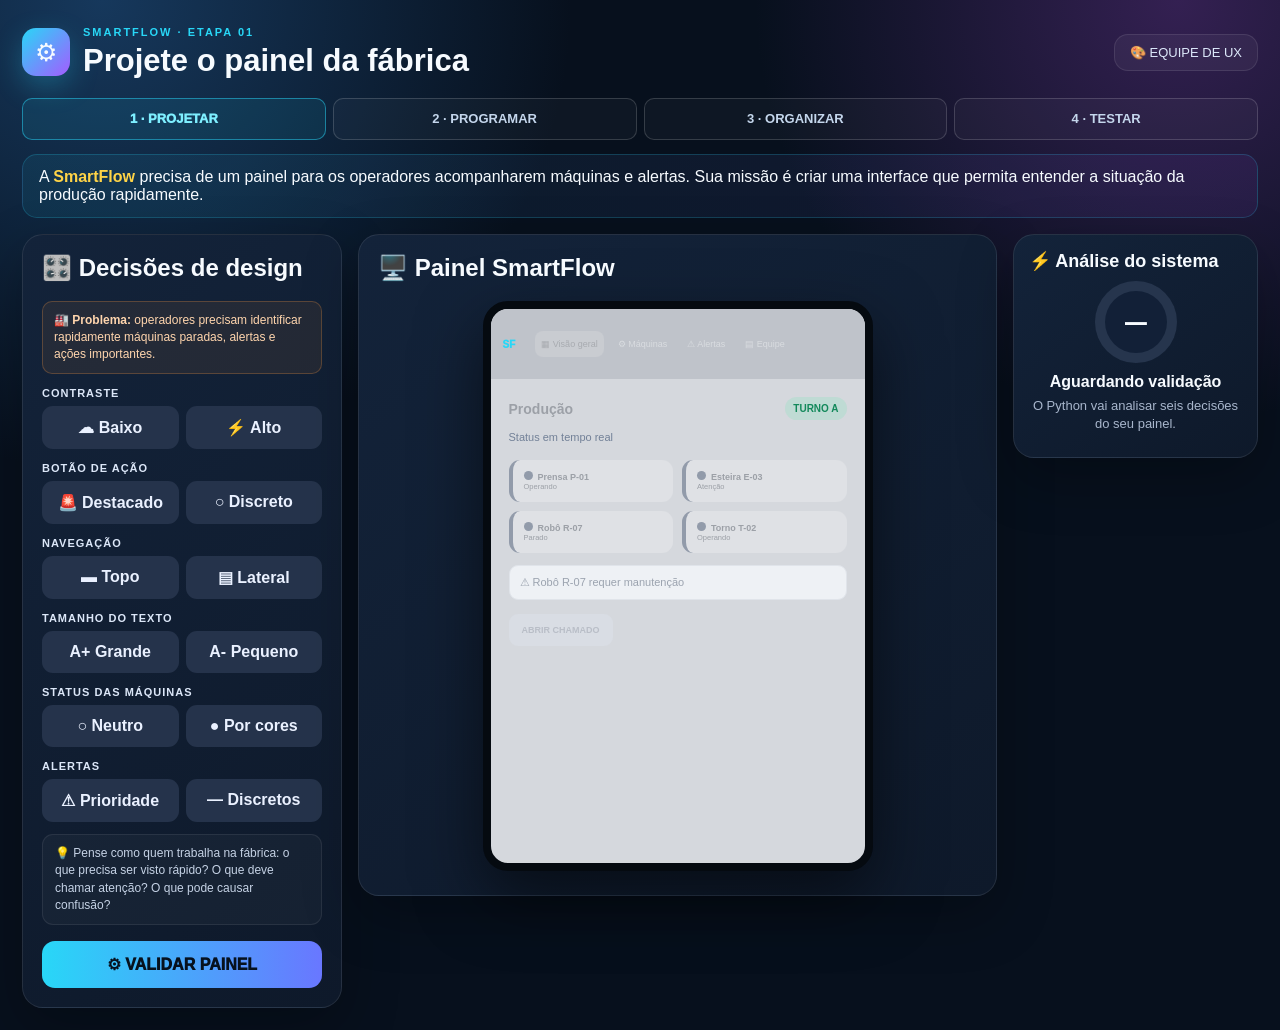
<file: templates/ux.html>
<!doctype html><html lang="pt-br"><head><meta charset="utf-8"><meta name="viewport" content="width=device-width,initial-scale=1"><link rel="stylesheet" href="/static/style.css"><title>SmartFlow UX</title></head><body><main class="page"><div class="wrap"><div class="hero"><div class="brand"><div class="logo">⚙</div><div><span class="kicker">SMARTFLOW · ETAPA 01</span><h1>Projete o painel da fábrica</h1></div></div><div class="factory-context">🎨 EQUIPE DE UX</div></div><nav class="storybar" aria-label="Navegar entre as estações"><a href="/ux" class="story-step current" aria-current="page">1 · PROJETAR</a><a href="/logica" class="story-step">2 · PROGRAMAR</a><a href="/dados" class="story-step">3 · ORGANIZAR</a><a href="/testes" class="story-step">4 · TESTAR</a></nav><div class="missionbox">A <b>SmartFlow</b> precisa de um painel para os operadores acompanharem máquinas e alertas. Sua missão é criar uma interface que permita entender a situação da produção rapidamente.</div><div class="three ux-workspace">
<section class="panel"><h2>🎛️ Decisões de design</h2><p class="start-hint">🏭 <b>Problema:</b> operadores precisam identificar rapidamente máquinas paradas, alertas e ações importantes.</p>
<div class="choice-title">CONTRASTE</div><div class="choices" data-key="contrast"><button class="choice" data-v="baixo">☁ Baixo</button><button class="choice" data-v="alto">⚡ Alto</button></div>
<div class="choice-title">BOTÃO DE AÇÃO</div><div class="choices" data-key="button"><button class="choice pink" data-v="forte">🚨 Destacado</button><button class="choice pink" data-v="fraco">○ Discreto</button></div>
<div class="choice-title">NAVEGAÇÃO</div><div class="choices" data-key="menu"><button class="choice yellow" data-v="topo">▬ Topo</button><button class="choice yellow" data-v="lateral">▤ Lateral</button></div>
<div class="choice-title">TAMANHO DO TEXTO</div><div class="choices" data-key="font"><button class="choice green" data-v="grande">A+ Grande</button><button class="choice green" data-v="pequeno">A- Pequeno</button></div>
<div class="choice-title">STATUS DAS MÁQUINAS</div><div class="choices" data-key="status"><button class="choice purple" data-v="neutro">○ Neutro</button><button class="choice purple" data-v="cores">● Por cores</button></div>
<div class="choice-title">ALERTAS</div><div class="choices" data-key="alerts"><button class="choice orange" data-v="prioridade">⚠ Prioridade</button><button class="choice orange" data-v="baixo">— Discretos</button></div>
<div class="tipbox">💡 Pense como quem trabalha na fábrica: o que precisa ser visto rápido? O que deve chamar atenção? O que pode causar confusão?</div><button class="bigbtn" onclick="validateUX()">⚙ VALIDAR PAINEL</button></section>
<section class="panel"><h2>🖥️ Painel SmartFlow</h2><div class="screen" id="screen"><aside class="sidebar"><div class="side-logo">SF</div><div class="navitem on">▦ Visão geral</div><div class="navitem">⚙ Máquinas</div><div class="navitem">⚠ Alertas</div><div class="navitem">▤ Equipe</div></aside><div class="dash"><div class="dash-top"><h3>Produção</h3><span class="badge">TURNO A</span></div><p style="font-size:11px;color:#728097">Status em tempo real</p><div class="machine-grid"><div class="machine"><b><i class="light green"></i>Prensa P-01</b><small style="display:block">Operando</small></div><div class="machine"><b><i class="light yellow"></i>Esteira E-03</b><small style="display:block">Atenção</small></div><div class="machine"><b><i class="light red"></i>Robô R-07</b><small style="display:block">Parado</small></div><div class="machine"><b><i class="light green"></i>Torno T-02</b><small style="display:block">Operando</small></div></div><div class="alert">⚠ Robô R-07 requer manutenção</div><button class="dash-action">ABRIR CHAMADO</button></div></div></section>
<section class="panel ux-analysis"><h2>⚡ Análise do sistema</h2><div class="score-ring" id="ring"><span id="score">—</span></div><h3 id="verdict">Aguardando validação</h3><p class="muted" id="msg">O Python vai analisar seis decisões do seu painel.</p><div id="criteria"></div></section>
</div></div></main><script>
const state={contrast:"baixo",button:"fraco",menu:"topo",font:"pequeno",status:"neutro",alerts:"baixo"};
const previewScreen=document.getElementById("screen");
const scoreEl=document.getElementById("score");
const ringEl=document.getElementById("ring");
const verdictEl=document.getElementById("verdict");
const msgEl=document.getElementById("msg");
const criteriaEl=document.getElementById("criteria");

document.querySelectorAll(".choices").forEach(group=>{
  group.querySelectorAll(".choice").forEach(button=>{
    button.addEventListener("click",()=>{
      group.querySelectorAll(".choice").forEach(x=>x.classList.remove("active"));
      button.classList.add("active");
      state[group.dataset.key]=button.dataset.v;
      updatePreview();
    });
  });
});

function updatePreview(){
  previewScreen.classList.remove("low","weak","topmenu","small","nocolor","lowalert");
  if(state.contrast==="baixo") previewScreen.classList.add("low");
  if(state.button==="fraco") previewScreen.classList.add("weak");
  if(state.menu==="topo") previewScreen.classList.add("topmenu");
  if(state.font==="pequeno") previewScreen.classList.add("small");
  if(state.status==="neutro") previewScreen.classList.add("nocolor");
  if(state.alerts==="baixo") previewScreen.classList.add("lowalert");
}
updatePreview();

async function validateUX(){
  const r=await fetch("/api/ux/check",{
    method:"POST",
    headers:{"Content-Type":"application/json"},
    body:JSON.stringify(state)
  });
  const d=await r.json();
  scoreEl.textContent=d.score+"%";
  ringEl.style.background=`conic-gradient(var(--green) ${d.score*3.6}deg,#26354d 0)`;
  verdictEl.textContent=d.approved?"🔥 Painel pronto para os operadores!":"🛠️ O painel precisa de ajustes";
  msgEl.textContent=d.approved
    ?"As informações importantes podem ser identificadas rapidamente."
    :"Observe os requisitos abaixo e teste outras decisões.";
  if(d.approved)document.getElementById("finishUX").classList.add("show");criteriaEl.innerHTML=d.items.map(x=>`<div class="criterion"><span class="dot ${x.ok?"ok":"no"}">${x.ok?"✓":"!"}</span><div><b>${x.name}</b><div class="muted">${x.ok?"Boa decisão para este contexto.":x.tip}</div></div></div>`).join("");
}
</script><div class="finish-overlay" id="finishUX"><div class="finish-card"><div class="finish-icon">🏆</div><span class="kicker">MISSÃO CONCLUÍDA</span><h2>Excelente trabalho!</h2><div class="finish-role">VOCÊ FOI ANALISTA / DESIGNER</div><p>Você transformou o problema da fábrica em decisões sobre como o sistema deve funcionar e aparecer.</p><div class="finish-concept">Você trabalhou com REQUISITOS e UX.</div><button class="finish-close" onclick="document.getElementById('finishUX').classList.remove('show')">REVER MINHA MISSÃO</button></div></div></body></html>
</file>
<file: static/style.css>
:root{--bg:#07101d;--card:#111d30;--line:#ffffff18;--text:#f7fbff;--muted:#a8b6cc;--cyan:#28d7f7;--blue:#4d72ff;--purple:#a45cff;--pink:#ff4f9a;--yellow:#ffd447;--green:#42e69b;--red:#ff5b67;--orange:#ff9b42}*{box-sizing:border-box}body{margin:0;background:radial-gradient(circle at 8% 0,#16385c 0,transparent 30%),radial-gradient(circle at 92% 0,#342052 0,transparent 27%),var(--bg);color:var(--text);font-family:Inter,Segoe UI,Arial,sans-serif;min-height:100vh}button,input,select{font:inherit}.page{padding:22px;min-height:100vh}.wrap{max-width:1460px;margin:auto}.hero{display:flex;justify-content:space-between;align-items:center;gap:20px;margin-bottom:16px}.brand{display:flex;gap:13px;align-items:center}.logo{width:48px;height:48px;border-radius:14px;background:linear-gradient(135deg,var(--cyan),var(--purple));display:grid;place-items:center;font-size:25px;box-shadow:0 10px 28px #28d7f744}.kicker{font-size:11px;letter-spacing:2px;color:var(--cyan);font-weight:900}.hero h1{margin:3px 0;font-size:31px}.factory-context{background:#ffffff0c;border:1px solid var(--line);padding:10px 15px;border-radius:14px;color:#dce8fa;font-size:13px}.panel{background:linear-gradient(145deg,#13233a,#0e192a);border:1px solid var(--line);border-radius:21px;padding:19px;box-shadow:0 20px 55px #0004}.panel h2{margin-top:0}.muted{color:var(--muted);line-height:1.45}.three{display:grid;grid-template-columns:320px 430px 1fr;gap:16px}.two{display:grid;grid-template-columns:1.18fr .82fr;gap:16px}.missionbox{padding:13px 16px;border-radius:15px;background:linear-gradient(90deg,#28d7f714,#a45cff14);border:1px solid #28d7f733;margin-bottom:16px}.missionbox b{color:var(--yellow)}.choice-title{font-size:11px;letter-spacing:1px;color:#dce7f8;margin:13px 0 7px;font-weight:900}.choices{display:grid;grid-template-columns:1fr 1fr;gap:7px}.choice{padding:10px 7px;border:2px solid transparent;border-radius:11px;background:#25334b;color:#fff;font-weight:800;cursor:pointer}.choice.active{border-color:var(--cyan);background:#153f51;box-shadow:0 0 18px #28d7f725}.choice.pink.active{border-color:var(--pink);background:#48243c}.choice.yellow.active{border-color:var(--yellow);background:#443c1d}.choice.green.active{border-color:var(--green);background:#173d34}.choice.purple.active{border-color:#b87aff;background:#35234b}.choice.orange.active{border-color:var(--orange);background:#49311d}.bigbtn{width:100%;border:0;border-radius:13px;padding:14px;margin-top:16px;background:linear-gradient(90deg,var(--cyan),#6977ff);color:#06111e;font-weight:950;cursor:pointer}.screen{width:390px;height:570px;margin:5px auto;background:#edf4fa;color:#132034;border:8px solid #050a10;border-radius:25px;overflow:hidden;box-shadow:0 25px 65px #0008;display:grid;grid-template-columns:92px 1fr}.sidebar{background:#15223a;color:white;padding:18px 10px}.side-logo{font-weight:950;color:var(--cyan);margin-bottom:26px}.navitem{font-size:11px;padding:10px 7px;border-radius:8px;margin:6px 0}.navitem.on{background:#28d7f725;color:#64e6ff}.dash{padding:18px}.dash-top{display:flex;justify-content:space-between;align-items:center}.dash h3{margin:0;font-size:20px}.badge{font-size:10px;background:#42e69b25;color:#13895b;padding:6px 8px;border-radius:999px;font-weight:900}.machine-grid{display:grid;grid-template-columns:1fr 1fr;gap:9px;margin-top:17px}.machine{background:white;border-radius:11px;padding:11px;box-shadow:0 5px 14px #17304a15}.machine b{font-size:12px}.light{width:9px;height:9px;border-radius:50%;display:inline-block;margin-right:5px}.green{background:var(--green)}.yellow{background:var(--yellow)}.red{background:var(--red)}.alert{margin-top:12px;padding:10px;border-radius:9px;background:#fff1f1;color:#b32636;font-size:11px;font-weight:800}.dash-action{margin-top:14px;border:0;border-radius:9px;background:#566cff;color:white;padding:11px 13px;font-weight:900}.screen.low{filter:contrast(.55)}.screen.weak .dash-action{background:#bcc4d2;color:#e9edf3}.screen.small{font-size:10px}.screen.topmenu{grid-template-columns:1fr}.screen.topmenu .sidebar{display:flex;height:65px;padding:10px}.screen.topmenu .navitem{display:none}.screen.nocolor .light{background:#8993a2!important}.screen.lowalert .alert{background:#eef1f5;color:#8b94a2}.score-ring{width:116px;height:116px;border-radius:50%;display:grid;place-items:center;background:conic-gradient(var(--green) 0,#26354d 0);position:relative;margin:15px 0}.score-ring:after{content:"";position:absolute;width:88px;height:88px;background:#122037;border-radius:50%}.score-ring span{z-index:2;font-size:28px;font-weight:950}.criterion{display:flex;gap:10px;padding:9px 0;border-bottom:1px solid var(--line)}.dot{width:28px;height:28px;border-radius:8px;display:grid;place-items:center;font-weight:900;flex:none}.dot.ok{background:#42e69b20;color:var(--green)}.dot.no{background:#ff5b6720;color:var(--red)}.blocks{display:grid;grid-template-columns:repeat(3,1fr);gap:9px;margin:14px 0}.codeblock{border:0;border-radius:12px;padding:14px 10px;font-weight:950;cursor:pointer;color:#07111c;text-align:left}.b1{background:var(--cyan)}.b2{background:var(--yellow)}.b3{background:var(--orange)}.b4{background:var(--purple);color:white}.b5{background:var(--pink);color:white}.b6{background:var(--green)}.flow{min-height:88px;border:2px dashed #617392;border-radius:14px;padding:10px;display:flex;gap:7px;flex-wrap:wrap;align-items:center}.flow .codeblock{padding:9px;font-size:11px}.run{border:0;padding:13px 18px;border-radius:12px;background:var(--green);color:#092018;font-weight:950;cursor:pointer;margin-top:12px}.clear{border:1px solid var(--line);padding:12px 16px;border-radius:12px;background:#ffffff0b;color:white;font-weight:850;cursor:pointer}.sim{min-height:440px;text-align:center;display:grid;place-items:center}.factory-door{font-size:86px}.worker{display:inline-block;padding:9px 14px;border-radius:999px;background:linear-gradient(90deg,var(--orange),var(--pink));font-weight:900}.checks{display:flex;justify-content:center;gap:8px;flex-wrap:wrap;margin:15px 0}.check{padding:7px 9px;border-radius:8px;background:#ffffff0c;font-size:11px}.check.pass{background:#42e69b22;color:#7df0bd}.check.fail{background:#ff5b6722;color:#ff8790}.data-layout{display:grid;grid-template-columns:330px 1fr;gap:16px}.cards{display:grid;grid-template-columns:1fr 1fr;gap:8px}.data-card{padding:12px;border-radius:11px;font-size:12px;font-weight:900;cursor:pointer;border:2px solid transparent}.emp{background:#28d7f7;color:#08202a}.mach{background:#ff9b42;color:#2b1600}.sect{background:#a45cff;color:white}.epi{background:#42e69b;color:#08251a}.data-card.selected{border-color:white;box-shadow:0 0 0 3px #ffffff25}.tables{display:grid;grid-template-columns:repeat(2,1fr);gap:10px}.tablebox{min-height:205px;border:2px dashed #ffffff2a;border-radius:14px;padding:12px;cursor:pointer}.tablebox h3{margin:0 0 8px}.row{padding:8px;border-radius:8px;background:#ffffff10;margin:5px 0;font-size:12px;font-weight:800}.qa-grid{display:grid;grid-template-columns:minmax(560px,1.15fr) .85fr;gap:16px}.fake{background:#f5f8fc;color:#14213a;border-radius:18px;overflow:hidden}.fakebar{background:linear-gradient(90deg,#3d67db,#6b55d9);color:white;padding:16px 20px;font-weight:950}.fakebody{padding:22px}.fake label{font-size:12px;font-weight:850}.fake input,.fake select{width:100%;padding:11px;margin:5px 0 12px;border:1px solid #c8d2e1;border-radius:9px;background:white}.fake .submit{width:100%;border:0;border-radius:10px;padding:13px;background:#4d72ff;color:white;font-weight:950;cursor:pointer}.hintline{font-size:12px;color:#6d7890;margin-top:10px}.toast{display:none;margin-top:12px;padding:11px;border-radius:10px;background:#fff0f2;color:#b31f38;font-weight:900}.bugcount{font-size:45px;color:var(--yellow);font-weight:950}.bugitem{padding:12px;border-radius:11px;background:#ffffff09;border:1px solid var(--line);margin:7px 0}.bugitem.found{border-color:#42e69b66;background:#42e69b13}.admin{display:grid;grid-template-columns:repeat(2,1fr);gap:12px}.admin a{color:white;text-decoration:none;padding:20px;border-radius:16px;background:#ffffff0c;border:1px solid var(--line)}@media(max-width:1100px){.three{grid-template-columns:320px 1fr}.three>*:last-child{grid-column:1/-1}.qa-grid,.data-layout{grid-template-columns:1fr}}@media(max-width:760px){.three,.two,.tables,.admin{grid-template-columns:1fr}.three>*:last-child{grid-column:auto}.page{padding:12px}.screen{width:100%}.blocks{grid-template-columns:1fr 1fr}}
/* Estação 1 v4 — feedback visual imediato */
.screen.low{filter:none;background:#d5d8dd;color:#a1a5ac}
.screen.low .dash,.screen.low .machine{color:#9ca0a7}
.screen.low .machine{background:#dfe1e5;box-shadow:none}
.screen.low .sidebar{background:#bfc3ca;color:#d9dce0}
.screen.low .navitem.on{background:#c9ccd1;color:#a8abb0}
.screen.weak .dash-action{background:#d9dde4!important;color:#b9bec7!important;box-shadow:none}
.screen.small .dash{font-size:9px}
.screen.small .dash h3{font-size:14px}
.screen.small .machine b{font-size:9px}
.screen.topmenu{display:block}
.screen.topmenu .sidebar{height:70px;display:flex;align-items:center;gap:8px;padding:10px 12px}
.screen.topmenu .side-logo{margin:0 12px 0 0}
.screen.topmenu .navitem{display:block;font-size:9px;margin:0;padding:8px 6px}
.screen.topmenu .dash{height:calc(100% - 70px)}
.screen.nocolor .light{background:#929baa!important}
.screen.nocolor .machine{border-left:4px solid #929baa}
.screen.lowalert .alert{background:#eef1f5!important;color:#9ba3af!important;font-weight:500!important;border:1px solid #e0e4ea}

/* Estação 1 v5 — estado inicial 0% e opções neutras */
.choice,
.choice.pink,
.choice.yellow,
.choice.green,
.choice.purple,
.choice.orange{
  background:#25334b;
  color:#eaf1ff;
  border-color:transparent;
  box-shadow:none;
  filter:none;
}
.choice:hover{
  background:#2d3c58;
  border-color:#ffffff30;
}
.choice.active{border-color:var(--cyan);background:#153f51;box-shadow:0 0 18px #28d7f725}
.choice.pink.active{border-color:var(--pink);background:#48243c;box-shadow:0 0 18px #ff4f9a25}
.choice.yellow.active{border-color:var(--yellow);background:#443c1d;box-shadow:0 0 18px #ffd44720}
.choice.green.active{border-color:var(--green);background:#173d34;box-shadow:0 0 18px #42e69b20}
.choice.purple.active{border-color:#b87aff;background:#35234b;box-shadow:0 0 18px #a45cff25}
.choice.orange.active{border-color:var(--orange);background:#49311d;box-shadow:0 0 18px #ff9b4225}
.start-hint{
  margin:0 0 13px;
  padding:10px 11px;
  border-radius:10px;
  background:#ff9b4214;
  border:1px solid #ff9b4240;
  color:#ffd5ad;
  font-size:12px;
  line-height:1.4;
}

.storybar{display:grid;grid-template-columns:repeat(4,1fr);gap:7px;margin:0 0 14px}.story-step{padding:8px;border-radius:10px;background:#ffffff08;border:1px solid #ffffff10;color:#7f91aa;font-size:10px;font-weight:850;text-align:center}.story-step.current{background:#28d7f717;border-color:#28d7f755;color:#6ce9ff}.discovery{display:none;margin-top:14px;padding:14px;border-radius:13px;background:linear-gradient(90deg,#42e69b16,#28d7f712);border:1px solid #42e69b55}.discovery.show{display:block}.discovery b{color:#74efbd}.tipbox{margin-top:12px;padding:10px 12px;border-radius:11px;background:#ffffff08;border:1px solid #ffffff14;color:#c5d2e5;font-size:12px;line-height:1.45}.rolechip{display:inline-block;padding:5px 9px;border-radius:999px;background:#a45cff1c;border:1px solid #a45cff55;color:#d6b5ff;font-size:10px;font-weight:900}.qa-inconsistency{margin-top:14px;background:#101a2c;border:1px solid #ffffff18;border-radius:14px;padding:13px}.qa-machine{display:grid;grid-template-columns:1fr 1fr;gap:8px;margin-top:8px}.qa-cell{padding:9px;border-radius:9px;background:#ffffff08;font-size:11px}.qa-cell strong{display:block;color:#fff;margin-bottom:3px}.problem-title{font-size:11px;letter-spacing:1.5px;color:var(--yellow);font-weight:950}

/* v8: fechamento sobreposto — não altera o layout das estações */
.finish-overlay{position:fixed;inset:0;z-index:9999;display:none;place-items:center;background:#020711d9;backdrop-filter:blur(7px);padding:20px}
.finish-overlay.show{display:grid}
.finish-card{width:min(540px,92vw);border-radius:24px;padding:27px;background:linear-gradient(145deg,#172943,#101a2d);border:1px solid #42e69b66;box-shadow:0 30px 100px #000b;text-align:center;animation:finishPop .25s ease-out}
@keyframes finishPop{from{transform:scale(.92);opacity:0}to{transform:scale(1);opacity:1}}
.finish-icon{font-size:44px}.finish-card h2{font-size:26px;margin:7px 0}.finish-role{display:inline-block;margin:5px 0 11px;padding:7px 12px;border-radius:999px;background:#a45cff20;border:1px solid #a45cff66;color:#dabdff;font-size:11px;font-weight:950;letter-spacing:.7px}.finish-card p{color:#c8d5e8;line-height:1.5;margin:8px auto;max-width:455px}.finish-concept{margin:14px 0;padding:11px;border-radius:12px;background:#42e69b13;border:1px solid #42e69b44;color:#80f2c1;font-weight:900}.finish-close{border:0;border-radius:12px;padding:11px 20px;background:#ffffff10;color:white;font-weight:900;cursor:pointer}
.codeblock.python-block{font-family:Consolas,"Courier New",monospace;font-size:11px;line-height:1.35}
.python-tag{display:inline-block;margin-bottom:8px;padding:5px 8px;border-radius:7px;background:#3776ab25;border:1px solid #5f9bd055;color:#8fc8f1;font:800 10px Consolas,monospace}

/* Navegação direta acessível entre as quatro estações */
.storybar a.story-step{display:block;text-decoration:none;cursor:pointer;transition:background .15s,border-color .15s,color .15s;font-size:13px;line-height:1.35;padding:11px 8px;color:#c4d6ec;border-color:#ffffff29}
.storybar a.story-step:hover{background:#224764;border-color:var(--cyan);color:#fff}
.storybar a.story-step:focus-visible{outline:3px solid var(--yellow);outline-offset:3px}
.storybar a.story-step.current{color:#7eefff;font-weight:950;border-color:#28d7f77d}
@media(max-width:550px){.storybar{grid-template-columns:repeat(2,minmax(0,1fr))}.storybar a.story-step{font-size:12px}}

/* Estação 3: cadastro autoral e cartões neutros */
.data3-progress{display:flex;align-items:center;gap:9px;margin-bottom:13px;flex-wrap:wrap}.data3-progress span{border:1px solid #ffffff22;padding:9px 15px;border-radius:10px;color:#a8b6cc;font-size:13px;font-weight:900}.data3-progress span.on{color:#83ebff;border-color:#28d7f777;background:#28d7f716}.data3-progress strong{margin-left:auto;color:#fff;font-size:14px}.data3-layout{display:grid;grid-template-columns:minmax(370px,.9fr) minmax(480px,1.1fr);gap:16px}.data3-tabs{display:grid;grid-template-columns:1fr 1fr;gap:9px;margin:18px 0}.data3-tab{min-height:54px;border:1px solid #ffffff25;background:#20314a;border-radius:12px;color:#e7f2ff;font-weight:900;font-size:15px;cursor:pointer}.data3-tab.active{background:#15495b;border-color:#28d7f7;color:#fff}.data3-label{display:block;margin:12px 0 8px;font-size:16px;font-weight:850}.data3-entry{display:flex;gap:8px}.data3-entry input{flex:1;min-width:0;border:1px solid #62768d;border-radius:11px;padding:14px 12px;background:#081528;color:#fff;font-size:16px}.data3-button{border:0;border-radius:11px;padding:10px 15px;background:#42e69b;color:#061c18;font-weight:900;font-size:14px;cursor:pointer}.data3-button:disabled,.data3-layout .bigbtn:disabled{opacity:.42;cursor:not-allowed}.data3-note{color:#bcd0e9;font-size:14px;min-height:24px}.data3-tables .tablebox{cursor:default;min-height:208px}.data3-tables .tablebox h3{font-size:16px;color:#f1f6ff}.data3-tables .row{font-size:15px;padding:10px 11px;overflow-wrap:anywhere}.data3-placeholder{font-size:14px;color:#7389a5;padding:10px 11px;margin:5px 0;border:1px dashed #ffffff16;border-radius:8px}.data3-tables .tablebox[role=button]{cursor:pointer;transition:border-color .15s,background .15s}.data3-tables .tablebox[role=button]:hover,.data3-tables .tablebox[role=button]:focus-visible{border-color:#28d7f7;background:#28d7f70c;outline:none}.data3-cards{margin:16px 0;grid-template-columns:repeat(2,minmax(0,1fr))}.data3-cards .data3-neutral{background:#263449!important;border:2px solid #64758a;color:#f3f7ff!important;min-height:57px;font-size:15px;text-align:center;line-height:1.3;overflow-wrap:anywhere}.data3-cards .data3-neutral:hover{background:#334662!important}.data3-cards .data3-neutral.selected{border-color:#fff;box-shadow:0 0 0 3px #ffffff2c}.data3-cards .data3-neutral.assigned{opacity:.75;border-style:dashed}.data3-secondary{margin-top:10px;width:100%;font-size:14px}.data3-layout .muted{font-size:15px}.data3-layout .tipbox{font-size:14px}.data3-layout .panel h2{font-size:22px}[hidden]{display:none!important}@media(max-width:980px){.data3-layout{grid-template-columns:1fr}}@media(max-width:520px){.data3-entry{flex-direction:column}.data3-progress strong{margin-left:0}.data3-tabs{grid-template-columns:1fr 1fr}.data3-cards{grid-template-columns:1fr 1fr}}

/* Estação 1: prioriza as decisões e a prévia interativa; análise compacta. */
.ux-workspace{grid-template-columns:320px minmax(410px,1fr) 245px;align-items:start}
.ux-workspace .panel{min-width:0}
.ux-workspace .screen{max-width:100%}
.ux-workspace .ux-analysis{padding:15px;align-self:start}
.ux-analysis h2{font-size:18px;margin-bottom:8px}
.ux-analysis .score-ring{width:82px;height:82px;margin:9px auto}
.ux-analysis .score-ring:after{width:62px;height:62px}
.ux-analysis .score-ring span{font-size:21px}
.ux-analysis h3{font-size:16px;margin:10px 0 6px;text-align:center}
.ux-analysis #msg{font-size:13px;margin:4px 0 8px;text-align:center}
.ux-analysis .criterion{padding:7px 0;font-size:12px}
.ux-analysis .dot{width:24px;height:24px}
@media(max-width:1100px){
 .ux-workspace{grid-template-columns:minmax(280px,320px) minmax(390px,1fr)}
 .ux-workspace>section:nth-child(2){grid-column:2;grid-row:1 / span 2}
 .ux-workspace .ux-analysis{grid-column:1;grid-row:2;width:100%}
}
@media(max-width:760px){
 .ux-workspace{grid-template-columns:1fr}
 .ux-workspace>section:nth-child(2),.ux-workspace .ux-analysis{grid-column:auto;grid-row:auto}
 .ux-workspace .screen{width:min(390px,100%)}
}
</file>
